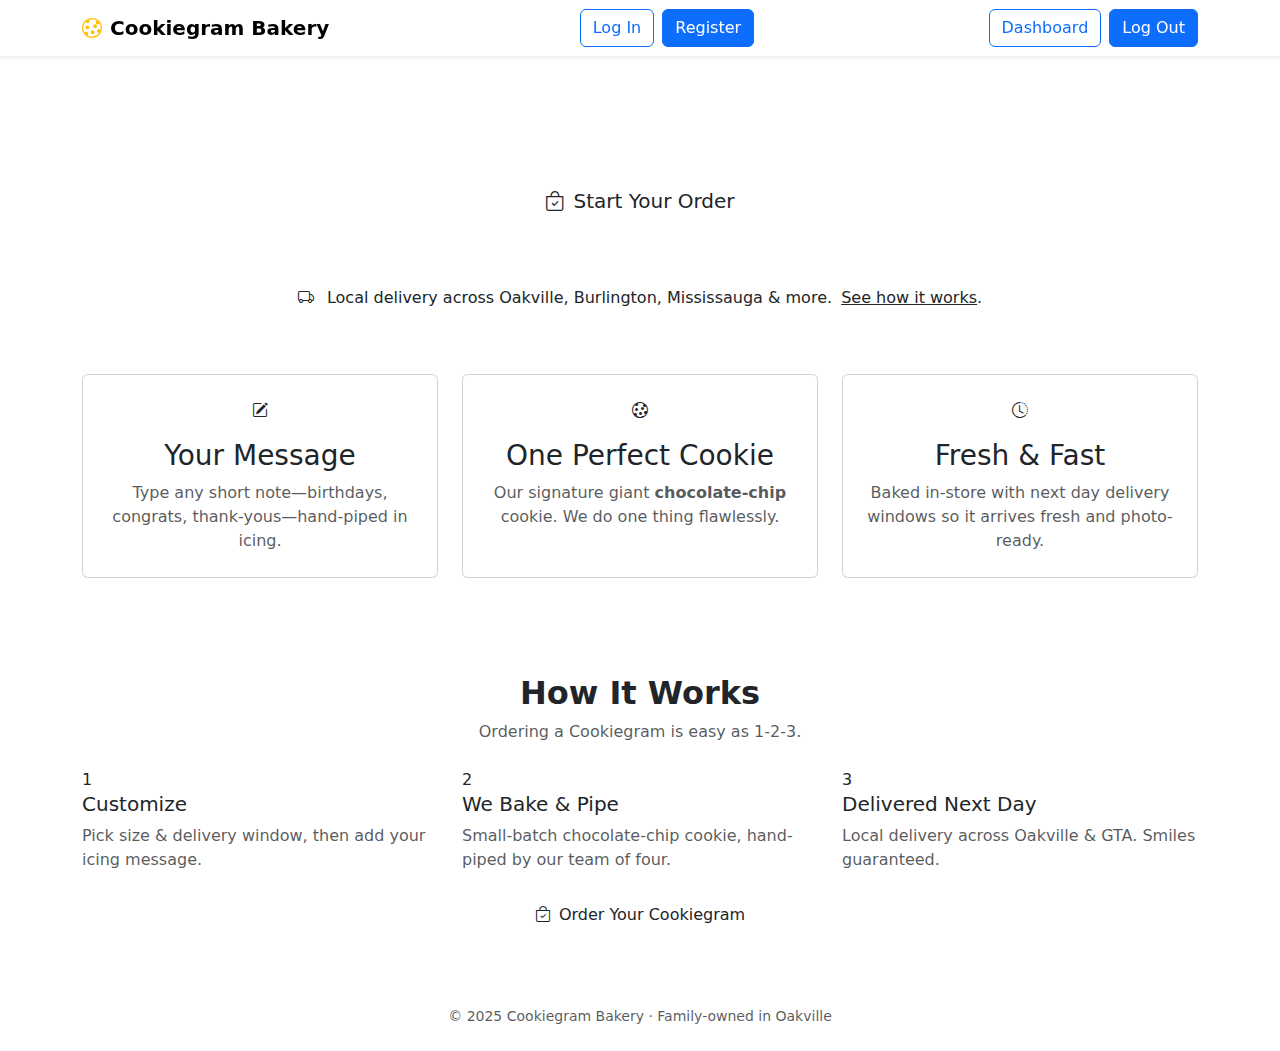
<file: src/main/resources/templates/index.html>
<!DOCTYPE html>
<html lang="en" xmlns:th="http://www.thymeleaf.org">
<head>
  <meta charset="UTF-8" />
  <meta name="viewport" content="width=device-width, initial-scale=1.0" />
  <title>Cookiegram Bakery – Giant Cookie, Custom Message</title>

  <!-- Google Font -->
  <link rel="preconnect" href="https://fonts.googleapis.com">
  <link href="https://fonts.googleapis.com/css2?family=Poppins:wght@400;600;700&display=swap" rel="stylesheet">

  <!-- Bootstrap CSS -->
  <link href="https://cdn.jsdelivr.net/npm/bootstrap@5.3.3/dist/css/bootstrap.min.css"
        rel="stylesheet"
        integrity="sha384-QWTKZyjpPEjISv5WaRU9OFeRpok6YctnYmDr5pNlyT2bRjXh0JMhjY6hW+ALEwIH"
        crossorigin="anonymous">

  <!-- Bootstrap Icons -->
  <link rel="stylesheet" href="https://cdn.jsdelivr.net/npm/bootstrap-icons@1.11.3/font/bootstrap-icons.css">

  <!-- Custom CSS -->
  <link rel="stylesheet" th:href="@{/css/styles.css}">
</head>

<!-- IMPORTANT: keep class="home" so other pages get the navbar offset -->
<body class="home">

  <!-- Top Navigation Bar -->
  <nav class="navbar navbar-expand-lg navbar-light bg-white fixed-top shadow-sm nav-glass">
    <div class="container">
      <a class="navbar-brand fw-bold d-flex align-items-center" href="#">
        <i class="bi bi-cookie me-2 text-warning"></i>
        <span>Cookiegram Bakery</span>
      </a>

      <div class="d-flex ms-auto" th:if="${not #authorization.expression('isAuthenticated()')}">
        <a href="/login" class="btn btn-outline-primary me-2">Log In</a>
        <a href="/register" class="btn btn-primary">Register</a>
      </div>

      <div class="d-flex ms-auto" th:if="${#authorization.expression('isAuthenticated()')}">
        <a href="/dashboard" class="btn btn-outline-primary me-2">Dashboard</a>
        <form th:action="@{/}" method="post" class="d-inline">
          <input type="hidden" th:name="${_csrf.parameterName}" th:value="${_csrf.token}" />
          <button type="submit" class="btn btn-primary">Log Out</button>
        </form>
      </div>
  </nav>

  <!-- Logout toast (shows only if backend provides a message) -->
  <!-- <div class="position-fixed top-0 start-50 translate-middle-x p-3" style="z-index:1080;"
       th:if="${logoutMsg} or ${logoutSuccess}">
    <div class="toast align-items-center text-bg-success border-0 show" role="alert">
      <div class="d-flex">
        <div class="toast-body">
          <strong>Success!</strong>
          <span th:text="${logoutMsg} ?: (${logoutSuccess} ? 'You have been successfully logged out.' : '')">
            You have been successfully logged out.
          </span>
        </div>
        <button type="button" class="btn-close btn-close-white me-2 m-auto" data-bs-dismiss="toast"></button>
      </div>
    </div>
  </div> -->

  <!-- HERO -->
  <section class="hero hero-cookie d-flex align-items-center">
    <div class="container text-center">
      <div class="badge-area mb-3">
        <span class="badge badge-geo">
          <i class="bi bi-geo-alt-fill me-1"></i>
          Now serving <strong>Oakville</strong> & the <strong>GTA</strong>
        </span>
      </div>

      <h1 class="display-4 fw-bold text-white mb-3">
        Say it with a <span class="underline">Giant Cookie</span>
      </h1>
      <p class="lead text-white-50 mb-4">
        One incredible chocolate-chip cookie. Your custom message in hand-piped icing. Delivered.
      </p>

      <a href="/dashboard" class="btn btn-cta btn-lg">
        <i class="bi bi-bag-check me-2"></i>Start Your Order
      </a>

      <div class="trust mt-4 text-white-50 small">
        Small batch • Same-day options • Family-owned in Oakville
      </div>
    </div>

    <!-- Wave divider -->
    <div class="hero-wave" aria-hidden="true">
      <svg viewBox="0 0 1440 90" preserveAspectRatio="none">
        <path d="M0,64C120,80,240,88,360,88C480,88,600,80,720,66C840,52,960,32,1080,28C1200,24,1320,36,1440,48L1440,90L0,90Z"></path>
      </svg>
    </div>
  </section>

  <!-- Service banner -->
  <section class="service-banner">
    <div class="container text-center py-3">
      <i class="bi bi-truck me-2"></i>
      Local delivery across Oakville, Burlington, Mississauga & more.
      <a href="#how" class="link-dark ms-1">See how it works</a>.
    </div>
  </section>

  <!-- Features -->
  <section class="container features my-5">
    <div class="row g-4">
      <div class="col-md-4">
        <div class="card feature-card h-100">
          <div class="card-body text-center p-4">
            <div class="icon-wrap mb-3"><i class="bi bi-pencil-square"></i></div>
            <h3 class="card-title mb-2">Your Message</h3>
            <p class="card-text text-muted">Type any short note—birthdays, congrats, thank-yous—hand-piped in icing.</p>
          </div>
        </div>
      </div>
      <div class="col-md-4">
        <div class="card feature-card h-100">
          <div class="card-body text-center p-4">
            <div class="icon-wrap mb-3"><i class="bi bi-cookie"></i></div>
            <h3 class="card-title mb-2">One Perfect Cookie</h3>
            <p class="card-text text-muted">Our signature giant <strong>chocolate-chip</strong> cookie. We do one thing flawlessly.</p>
          </div>
        </div>
      </div>
      <div class="col-md-4">
        <div class="card feature-card h-100">
          <div class="card-body text-center p-4">
            <div class="icon-wrap mb-3"><i class="bi bi-clock-history"></i></div>
            <h3 class="card-title mb-2">Fresh & Fast</h3>
            <p class="card-text text-muted">Baked in-store with next day delivery windows so it arrives fresh and photo-ready.</p>
          </div>
        </div>
      </div>
    </div>
  </section>

  <!-- How it works -->
  <section id="how" class="how-it-works py-5">
    <div class="container">
      <div class="text-center mb-4">
        <h2 class="fw-bold">How It Works</h2>
        <p class="text-muted mb-0">Ordering a Cookiegram is easy as 1-2-3.</p>
      </div>
      <div class="row g-4">
        <div class="col-md-4">
          <div class="step-card h-100">
            <div class="step-number">1</div>
            <h5>Customize</h5>
            <p class="mb-0 text-muted">Pick size & delivery window, then add your icing message.</p>
          </div>
        </div>
        <div class="col-md-4">
          <div class="step-card h-100">
            <div class="step-number">2</div>
            <h5>We Bake & Pipe</h5>
            <p class="mb-0 text-muted">Small-batch chocolate-chip cookie, hand-piped by our team of four.</p>
          </div>
        </div>
        <div class="col-md-4">
          <div class="step-card h-100">
            <div class="step-number">3</div>
            <h5>Delivered Next Day</h5>
            <p class="mb-0 text-muted">Local delivery across Oakville & GTA. Smiles guaranteed.</p>
          </div>
        </div>
      </div>
      <div class="text-center mt-4">
        <a href="/dashboard" class="btn btn-cta"><i class="bi bi-bag-check me-2"></i>Order Your Cookiegram</a>
      </div>
    </div>
  </section>

  <!-- Footer -->
  <footer class="py-4 text-center text-muted small">
    © <span th:text="${#dates.format(#dates.createNow(), 'yyyy')}">2025</span> Cookiegram Bakery · Family-owned in Oakville
  </footer>

  <!-- Bootstrap JS -->
  <script src="https://cdn.jsdelivr.net/npm/bootstrap@5.3.3/dist/js/bootstrap.bundle.min.js"
          integrity="sha384-YvpcrYf0tY3lHB60NNkmXc5s9fDVZLESaAA55NDzOxhy9GkcIdslK1eN7N6jIeHz"
          crossorigin="anonymous"></script>
  <script th:src="@{/js/scripts.js}"></script>
</body>
</html>
</file>
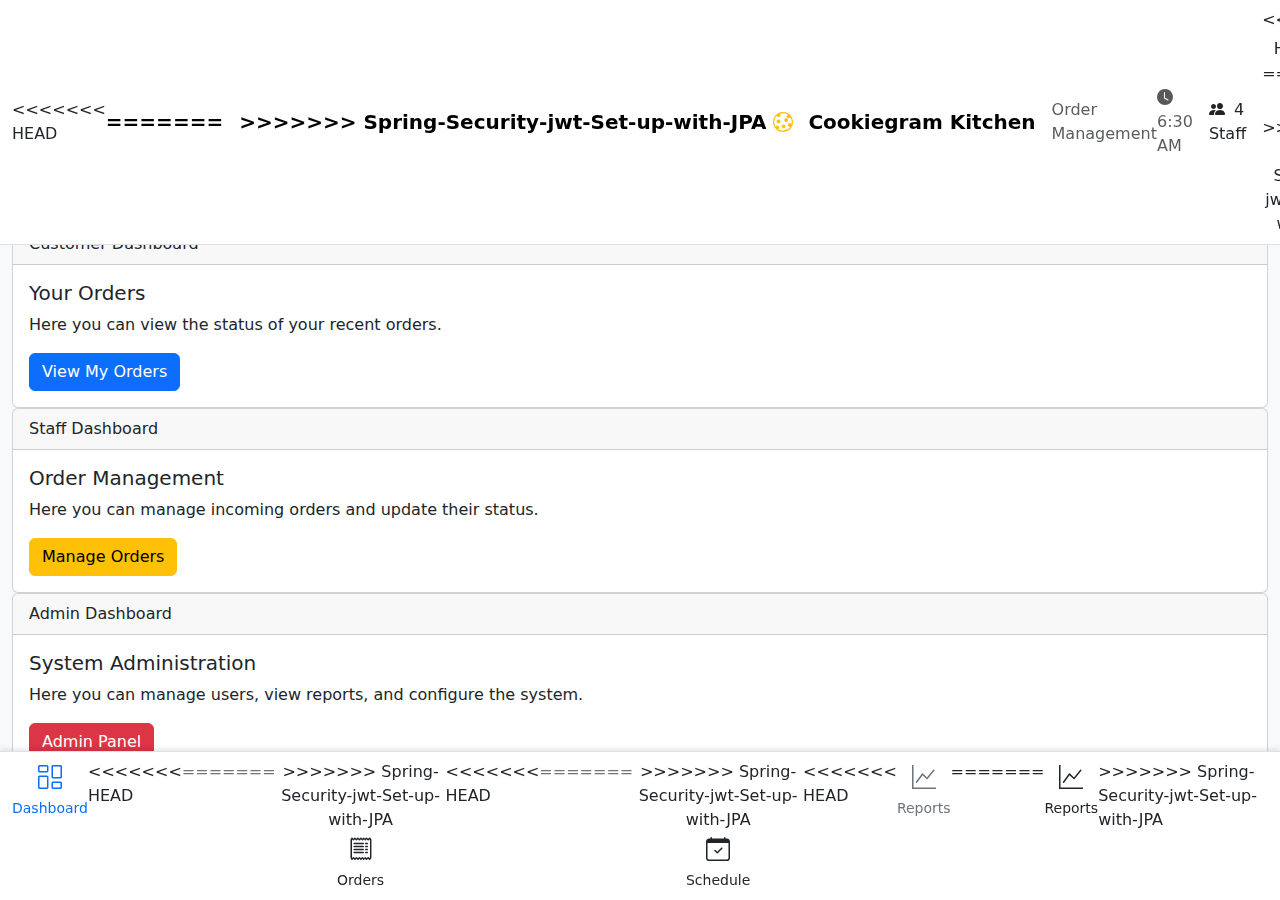
<file: src/main/resources/templates/dashboard.html>
<!DOCTYPE html>
<html lang="en" xmlns:th="http://www.thymeleaf.org">
<head>
    <meta charset="UTF-8">
    <meta name="viewport" content="width=device-width, initial-scale=1.0">
    <title>Cookiegram Kitchen - Order Management</title>
    
    <!-- Bootstrap CSS CDN -->
    <link href="https://cdn.jsdelivr.net/npm/bootstrap@5.3.3/dist/css/bootstrap.min.css" 
          rel="stylesheet" 
          xintegrity="sha384-QWTKZyjpPEjISv5WaRU9OFeRpok6YctnYmDr5pNlyT2bRjXh0JMhjY6hW+ALEwIH" 
          crossorigin="anonymous">
    
    <!-- Bootstrap Icons CDN (for clock, gear, and people icons) -->
    <link rel="stylesheet" href="https://cdn.jsdelivr.net/npm/bootstrap-icons@1.11.3/font/bootstrap-icons.css">

<<<<<<< HEAD
    <!-- Optional: Minimal custom CSS for fixed bottom bar spacing -->
    <style>
        /* Add padding to the top and bottom of the body to prevent content from being hidden behind the fixed navbars */
        body {
            padding-top: 56px; /* Height of the top navbar */
            padding-bottom: 70px; /* Height of the bottom navbar */
            min-height: 100vh; 
            background-color: #f8f9fa; /* Light grey background for the content area */
        }
        /* Top fixed navbar border for separation */
        .fixed-top {
            border-bottom: 1px solid #dee2e6;
        }
        /* Bottom fixed navbar shadow for lift effect */
        .fixed-bottom {
            box-shadow: 0 -2px 5px rgba(0,0,0,.1);
        }
    </style>
=======
    <!-- Minimal custom CSS for fixed bottom bar spacing -->
    <link rel="stylesheet" th:href="@{/css/styles.css}">
>>>>>>> Spring-Security-jwt-Set-up-with-JPA
</head>

<body>

    <!-- 
    ======================================
<<<<<<< HEAD
    TOP NAVIGATION BAR (FIXED)
=======
    TOP NAVIGATION BAR
>>>>>>> Spring-Security-jwt-Set-up-with-JPA
    ======================================
    -->
    <nav class="navbar navbar-expand-lg navbar-light bg-white fixed-top">
        <div class="container-fluid">
            
            <!-- Left Side: Kitchen Title and Page Title -->
            <div class="d-flex align-items-center">
                <!-- Cookie Icon Added -->
<<<<<<< HEAD
                <a class="navbar-brand fw-bold me-3" href="#">
=======
                <a class="navbar-brand fw-bold me-3" href="/">
>>>>>>> Spring-Security-jwt-Set-up-with-JPA
                    <i class="bi bi-cookie me-2 text-warning"></i> <!-- Added cookie icon -->
                    Cookiegram Kitchen
                </a>
                <span class="navbar-text me-auto text-muted d-none d-sm-inline">
                    Order Management
                </span>
            </div>
            
            <!-- Right Side: Dynamic Time, Staff, Notifications, Settings -->
            <div class="d-flex align-items-center ms-auto">
                
                <!-- Dynamic Time (NOW WITH ID FOR JAVASCRIPT) -->
                <span class="navbar-text me-3 d-none d-md-inline">
                    <i class="bi bi-clock-fill me-1"></i> 
                    <!-- We keep th:text for the initial load, but the JS updates this span -->
                    <span id="local-clock" th:text="${currentTime}">Loading...</span> 
                </span>

                <!-- Staff Count (Constant for now) -->
                <span class="navbar-text me-3 text-dark">
                    <i class="bi bi-people-fill me-1"></i> 
                    4 Staff <!-- TODO: Change '4 Staff' to be dynamic using th:text="${staffCount}" -->
                </span>

                <!-- Notifications Dropdown/Overlay Card -->
                <div class="dropdown me-3">
                    <button class="btn btn-link nav-link p-0" 
                            type="button" 
                            id="notificationsDropdown" 
                            data-bs-toggle="dropdown" 
                            aria-expanded="false"
                            title="Notifications">
<<<<<<< HEAD
                        <i class="bi bi-bell-fill fs-5 text-dark"></i>
=======
                        <i class="bi bi-bell-fill fs-5"></i>
>>>>>>> Spring-Security-jwt-Set-up-with-JPA
                        <!-- TODO: Add a badge for active notifications when implemented -->
                    </button>
                    <ul class="dropdown-menu dropdown-menu-end shadow border-0 p-2" 
                        aria-labelledby="notificationsDropdown" 
                        style="min-width: 250px;">
                        <!-- TODO: Populate this list dynamically with notifications -->
<<<<<<< HEAD
                        <li class="dropdown-item text-center text-muted">No Notifications</li>
=======
                        <li class="dropdown-item text-center text-muted navbar-text">No Notifications</li>
>>>>>>> Spring-Security-jwt-Set-up-with-JPA
                    </ul>
                </div>
                
                <!-- Settings Icon -->
<<<<<<< HEAD
                <a class="nav-link" href="#" title="Settings">
                    <i class="bi bi-gear-fill fs-5 text-dark"></i>
=======
                <a class="nav-link" href="/settings" title="Settings">
                    <i class="bi bi-gear-fill fs-5"></i>
>>>>>>> Spring-Security-jwt-Set-up-with-JPA
                </a>
            </div>
        </div>
    </nav>

    <!-- 
    ======================================
<<<<<<< HEAD
    MAIN CONTENT AREA (COMMENTED OUT)
    ======================================
    -->
    <!-- 
    <div class="container-fluid order-container">
        
        <div class="row mb-4">
            <div class="col-12">
                <span class="badge bg-primary me-3">New Orders <span class="badge bg-white text-primary">1 orders</span></span>
                <span class="badge bg-warning me-3">In Progress <span class="badge bg-white text-warning">2 orders</span></span>
                <span class="badge bg-success">Ready for Pickup <span class="badge bg-white text-success">2 orders</span></span>
            </div>
        </div>

        <div class="row flex-nowrap overflow-auto pb-3" style="min-height: 80vh;">
            
            <div class="col-sm-12 col-md-4 col-lg-3 d-flex flex-column" style="min-width: 300px;">
                <h5 class="fw-bold text-primary">New Orders</h5>
                <hr class="mt-0">
                
                <div class="card mb-3 shadow-sm border-0">
                    <div class="card-body">
                        <div class="d-flex justify-content-between align-items-start mb-2">
                            <span class="badge bg-primary">New Order</span>
                            <span class="text-muted fw-bold">#1005</span>
                        </div>
                        <h6 class="card-title fw-bold">Amy Wilson</h6>
                        <p class="card-text small mb-1"><i class="bi bi-geo-alt-fill me-1 text-muted"></i> Pickup: 4:00 PM</p>
                        
                        <div class="alert alert-light border p-2 mb-2">
                            <i class="bi bi-cookie me-1"></i> Chocolate Chip Cookie<br>
                            <small class="text-muted">Qty: 1, 25th anniversary theme</small>
                        </div>
                        
                        <div class="alert alert-warning p-2 mb-3 small">
                            <i class="bi bi-exclamation-triangle-fill me-1"></i> **Special Instructions**<br>
                            Customer is allergic to nuts - please ensure no cross-contamination
                        </div>
                        
                        <p class="mb-2 small text-muted">(555) 345-6789</p>
                        <div class="d-flex justify-content-between align-items-center">
                            <span class="fw-bold">Total: $19.99</span>
                            <button class="btn btn-sm btn-primary">Start Baking</button>
                        </div>
                    </div>
                </div>

            </div>
            
            <div class="col-sm-12 col-md-4 col-lg-3 d-flex flex-column" style="min-width: 300px;">
                <h5 class="fw-bold text-warning">In Progress</h5>
                <hr class="mt-0">

                <div class="card mb-3 shadow-sm border-0">
                    <div class="card-body">
                        <div class="d-flex justify-content-between align-items-start mb-2">
                            <span class="badge bg-secondary">Baking</span>
                            <span class="text-muted fw-bold">#1002</span>
                        </div>
                        <h6 class="card-title fw-bold">Mike Chen</h6>
                        <p class="card-text small mb-1"><i class="bi bi-clock-fill me-1 text-muted"></i> Pickup: 3:30 PM</p>
                        
                        <div class="alert alert-light border p-2 mb-2">
                            <i class="bi bi-cookie me-1"></i> Chocolate Chip Cookie<br>
                            <small class="text-muted">Qty: 1, White and gold decorations</small>
                        </div>
                        
                        <p class="mb-2 small text-muted">(555) 987-6543</p>
                        <div class="d-flex justify-content-between align-items-center mb-2">
                            <span class="fw-bold">Total: $19.99</span>
                        </div>
                        <button class="btn btn-sm btn-danger w-100">Start Decorating</button>
                    </div>
                </div>

                <div class="card mb-3 shadow-sm border-0">
                    <div class="card-body">
                        <div class="d-flex justify-content-between align-items-start mb-2">
                            <span class="badge bg-secondary">Decorating</span>
                            <span class="text-muted fw-bold">#1003</span>
                        </div>
                        <h6 class="card-title fw-bold">Lisa Rodriguez</h6>
                        <p class="card-text small mb-1"><i class="bi bi-clock-fill me-1 text-muted"></i> Pickup: 1:00 PM</p>
                        
                        <div class="alert alert-light border p-2 mb-2">
                            <i class="bi bi-cookie me-1"></i> Chocolate Chip Cookie<br>
                            <small class="text-muted">Qty: 1, School colors: blue and gold</small>
                        </div>
                        
                        <p class="mb-2 small text-muted">(555) 456-7890</p>
                        <div class="d-flex justify-content-between align-items-center mb-2">
                            <span class="fw-bold">Total: $19.99</span>
                        </div>
                        <button class="btn btn-sm btn-success w-100">Mark Ready</button>
                    </div>
                </div>
            </div>

            <div class="col-sm-12 col-md-4 col-lg-3 d-flex flex-column" style="min-width: 300px;">
                <h5 class="fw-bold text-success">Ready for Pickup</h5>
                <hr class="mt-0">

                <div class="card mb-3 shadow-lg border-danger border-3">
                    <div class="card-body">
                        <div class="d-flex justify-content-between align-items-start mb-2">
                            <div class="d-flex">
                                <span class="badge bg-success me-1">Ready</span>
                                <span class="badge bg-danger">Rush</span>
                            </div>
                            <span class="text-muted fw-bold">#1001</span>
                        </div>
                        <h6 class="card-title fw-bold">Sarah Johnson</h6>
                        <p class="card-text small mb-1"><i class="bi bi-geo-alt-fill me-1 text-muted"></i> Pickup: 2:00 PM</p>
                        
                        <div class="alert alert-light border p-2 mb-2">
                            <i class="bi bi-cookie me-1"></i> Chocolate Chip Cookie<br>
                            <small class="text-muted">Qty: 1, Number 5 in pink</small>
                        </div>
                        
                        <div class="alert alert-warning p-2 mb-3 small">
                            <i class="bi bi-pencil-fill me-1"></i> **Special Instructions**<br>
                            Please write "Happy 5th Birthday Emma" in pink icing
                        </div>
                        
                        <p class="mb-2 small text-muted">(555) 123-4567</p>
                        <div class="d-flex justify-content-between align-items-center mb-3">
                            <span class="fw-bold">Total: $19.99</span>
                        </div>
                        
                        <button class="btn btn-sm btn-success w-100 mb-2">Mark Completed</button>
                        <button class="btn btn-sm btn-primary w-100">Create Shipping Label</button>
                    </div>
                </div>

                <div class="card mb-3 shadow-sm border-0">
                    <div class="card-body">
                        <div class="d-flex justify-content-between align-items-start mb-2">
                            <span class="badge bg-success">Ready</span>
                            <span class="text-muted fw-bold">#1004</span>
                        </div>
                        <h6 class="card-title fw-bold">David Kim</h6>
                        <p class="card-text small mb-1"><i class="bi bi-geo-alt-fill me-1 text-muted"></i> Pickup: 12:00 PM</p>
                        
                        <div class="alert alert-light border p-2 mb-2">
                            <i class="bi bi-cookie me-1"></i> Chocolate Chip Cookie<br>
                            <small class="text-muted">Qty: 2, Pastel colors, baby theme</small>
                        </div>
                        
                        <p class="mb-2 small text-muted">(555) 234-5678</p>
                        <div class="d-flex justify-content-between align-items-center mb-2">
                            <span class="fw-bold">Total: $39.98</span>
                        </div>
                        <button class="btn btn-sm btn-success w-100">Mark Completed</button>
                    </div>
                </div>
            </div>

            <div class="col-sm-12 col-md-4 col-lg-3 d-flex flex-column" style="min-width: 300px;">
                <h5 class="fw-bold text-info">Completed</h5>
                <hr class="mt-0">
                <div class="card mb-3 shadow-sm border-0 text-muted">
                    <div class="card-body">
                        <p class="text-center my-3">No orders completed yet today.</p>
                    </div>
                </div>
            </div>
            
        </div>
    </div>
    -->

    <!-- 
    ======================================
    BOTTOM NAVIGATION BAR (FIXED)
=======
    MAIN CONTENT AREA
    ======================================
    -->
    <div class="container-fluid pt-3">

        <!-- 
        ===========================================
        CONTENT VISIBLE TO ALL AUTHENTICATED USERS
        ===========================================
        -->
        <div class="alert alert-info">
            <h4>Welcome to the Dashboard!</h4>
            <p>This content is visible to everyone who is logged in, regardless of their role.</p>
        </div>

        <!-- 
        ======================================
        ROLE-SPECIFIC CONTENT
        ====================================== 
        -->

        <!-- Customer-only content -->
        <div th:if="${#authorization.expression('hasAuthority(''CUSTOMER'')')}">
            <div class="card">
                <div class="card-header">
                    Customer Dashboard
                </div>
                <div class="card-body">
                    <h5 class="card-title">Your Orders</h5>
                    <p class="card-text">Here you can view the status of your recent orders.</p>
                    <a href="#" class="btn btn-primary">View My Orders</a>
                </div>
            </div>
        </div>

        <!-- Staff-only content -->
        <div th:if="${#authorization.expression('hasAuthority(''STAFF'') or hasAuthority(''ADMIN'')')}">
            <div class="card">
                <div class="card-header">
                    Staff Dashboard
                </div>
                <div class="card-body">
                    <h5 class="card-title">Order Management</h5>
                    <p class="card-text">Here you can manage incoming orders and update their status.</p>
                    <a href="#" class="btn btn-warning">Manage Orders</a>
                </div>
            </div>
        </div>

        <!-- Admin-only content -->
        <div th:if="${#authorization.expression('hasAuthority(''ADMIN'')')}">
            <div class="card">
                <div class="card-header">
                    Admin Dashboard
                </div>
                <div class="card-body">
                    <h5 class="card-title">System Administration</h5>
                    <p class="card-text">Here you can manage users, view reports, and configure the system.</p>
                    <a href="#" class="btn btn-danger">Admin Panel</a>
                </div>
            </div>
        </div>

    </div>

    <!-- 
    ======================================
    BOTTOM NAVIGATION BAR
>>>>>>> Spring-Security-jwt-Set-up-with-JPA
    ======================================
    -->
    <nav class="navbar navbar-light bg-white fixed-bottom border-top">
        <div class="container-fluid">
            <!-- Navigation Items (Centered with flex) -->
            <div class="w-100 d-flex justify-content-around">
                
                <!-- Dashboard (Active) -->
                <a class="nav-link text-center active text-primary" href="/dashboard">
                    <i class="bi bi-columns-gap d-block fs-4"></i>
                    <small>Dashboard</small>
                </a>
                
                <!-- Orders -->
<<<<<<< HEAD
                <a class="nav-link text-center text-secondary" href="/orders">
=======
                <a class="nav-link text-center" href="/orders">
>>>>>>> Spring-Security-jwt-Set-up-with-JPA
                    <i class="bi bi-receipt d-block fs-4"></i>
                    <small>Orders</small>
                </a>
                
                <!-- Schedule -->
<<<<<<< HEAD
                <a class="nav-link text-center text-secondary" href="/schedule">
=======
                <a class="nav-link text-center" href="/schedule">
>>>>>>> Spring-Security-jwt-Set-up-with-JPA
                    <i class="bi bi-calendar-check d-block fs-4"></i>
                    <small>Schedule</small>
                </a>
                
                <!-- Reports -->
<<<<<<< HEAD
                <a class="nav-link text-center text-secondary" href="/reports">
                    <i class="bi bi-graph-up d-block fs-4"></i>
                    <small>Reports</small>
                </a>

                <!-- Settings -->
                <a class="nav-link text-center text-secondary d-md-none" href="/settings">
                    <i class="bi bi-gear-fill d-block fs-4"></i>
                    <small>Settings</small>
                </a>
=======
                <a class="nav-link text-center" href="/reports">
                    <i class="bi bi-graph-up d-block fs-4"></i>
                    <small>Reports</small>
                </a>
>>>>>>> Spring-Security-jwt-Set-up-with-JPA
            </div>
        </div>
    </nav>

    <!-- Bootstrap JavaScript CDN (Required for responsive features, though not heavily used here) -->
    <script src="https://cdn.jsdelivr.net/npm/bootstrap@5.3.3/dist/js/bootstrap.bundle.min.js" 
            xintegrity="sha384-YvpcrYf0tY3lHB60NNkmXc5s9fDVZLESaAA55NDzOxhy9GkcIdslK1eN7N6jIeHz" 
            crossorigin="anonymous"></script>

    <!-- DYNAMIC CLOCK SCRIPT -->
<<<<<<< HEAD
    <script>
        function updateClock() {
            const now = new Date();
            // Create a formatter specifically for the Toronto time zone
            const formatter = new Intl.DateTimeFormat('en-US', {
                hour: 'numeric',
                minute: 'numeric',
                hour12: true,
                timeZone: 'America/Toronto' 
            });

            const formattedTime = formatter.format(now);
            const clockElement = document.getElementById('local-clock');
            
            if (clockElement) {
                clockElement.textContent = formattedTime;
            }
        }

        // Call the function immediately to set the initial time
        updateClock();

        // Update the clock every 1 second (1000 milliseconds)
        setInterval(updateClock, 1000);
    </script>
=======
    <script th:src="@{/js/scripts.js}"></script>
>>>>>>> Spring-Security-jwt-Set-up-with-JPA

</body>
</html>
</file>
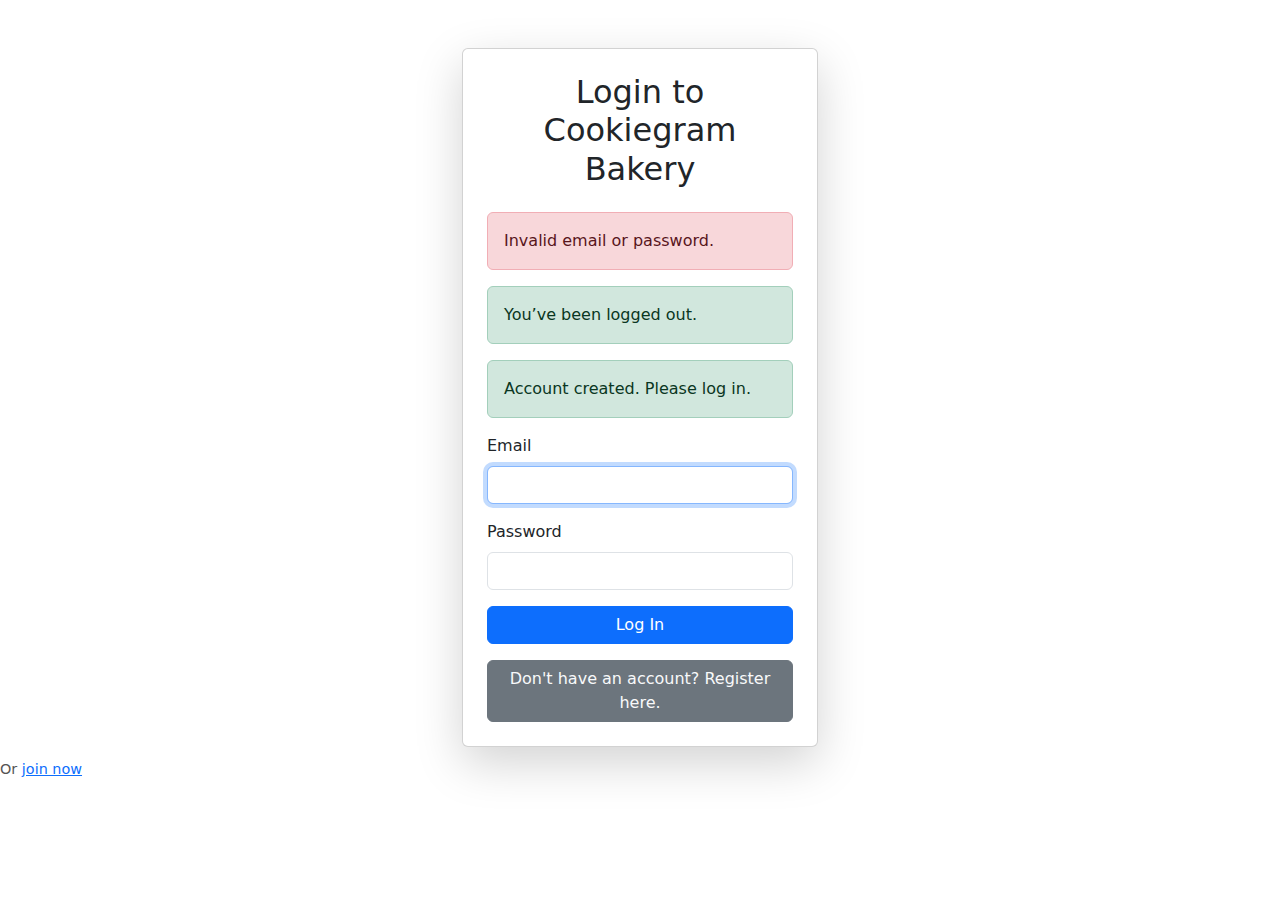
<file: src/main/resources/templates/login.html>
<!DOCTYPE html>
<html lang="en" xmlns:th="http://www.thymeleaf.org">
<head>
    <meta charset="UTF-8">
    <meta name="viewport" content="width=device-width, initial-scale=1.0">
    <title>Login - Cookiegram Bakery</title>
    
    <!-- Bootstrap CSS CDN -->
    <link href="https://cdn.jsdelivr.net/npm/bootstrap@5.3.3/dist/css/bootstrap.min.css" 
          rel="stylesheet" 
          integrity="sha384-QWTKZyjpPEjISv5WaRU9OFeRpok6YctnYmDr5pNlyT2bRjXh0JMhjY6hW+ALEwIH" 
          crossorigin="anonymous">
    
    <!-- Bootstrap Icons CDN -->
    <link rel="stylesheet" href="https://cdn.jsdelivr.net/npm/bootstrap-icons@1.11.3/font/bootstrap-icons.css">

    <!-- Custom CSS for Dark Mode and general styling -->
    <link rel="stylesheet" th:href="@{/css/styles.css}">
</head>
<body>

    <div class="container">
        <div class="row justify-content-center">
            <div class="col-md-6 col-lg-4">
                <div class="card shadow-lg p-4 mt-5">
                    <h2 class="card-title text-center mb-4">Login to Cookiegram Bakery</h2>

                    <div th:if="${param.error}" class="alert alert-danger" role="alert">
                        Invalid email or password.
                    </div>
                    <div th:if="${param.logout}" class="alert alert-success" role="alert">
                        You’ve been logged out.
                    </div>
                    <div th:if="${registered}" class="alert alert-success" role="alert">
                        Account created. Please log in.
                    </div>

                    <form th:action="@{/login}" method="post">
                        <input type="hidden" th:name="${_csrf.parameterName}" th:value="${_csrf.token}" />
                        <div class="mb-3">
                            <label for="username" class="form-label">Email</label>
                            <input type="email" class="form-control" id="username" name="username" required autofocus>
                        </div>
                        <div class="mb-3">
                            <label for="password" class="form-label">Password</label>
                            <input type="password" class="form-control" id="password" name="password" required>
                        </div>
                        <div class="d-grid gap-2">
                            <button type="submit" class="btn btn-primary">Log In</button>
                        </div>
                    </form>

                    <a href="/register" class="btn btn-secondary text-center mt-3 text-light text-decoration-none">Don't have an account? Register here.</a>
                </div>
            </div>
        </div>
    </div>

    <!-- Bootstrap JavaScript CDN -->
    <script src="https://cdn.jsdelivr.net/npm/bootstrap@5.3.3/dist/js/bootstrap.bundle.min.js" 
            integrity="sha384-YvpcrYf0tY3lHB60NNkmXc5s9fDVZLESaAA55NDzOxhy9GkcIdslK1eN7N6jIeHz" 
            crossorigin="anonymous"></script>

    <!-- Dark Mode Script -->
    <script th:src="@{/js/scripts.js}"></script>

    <p style="margin-top:0.75rem; font-size:0.9rem; color:#555;">
      Or <a href="/">join now</a> <!--temporary link to home-->
    </p>
  </div>
</body>
</html>
</file>
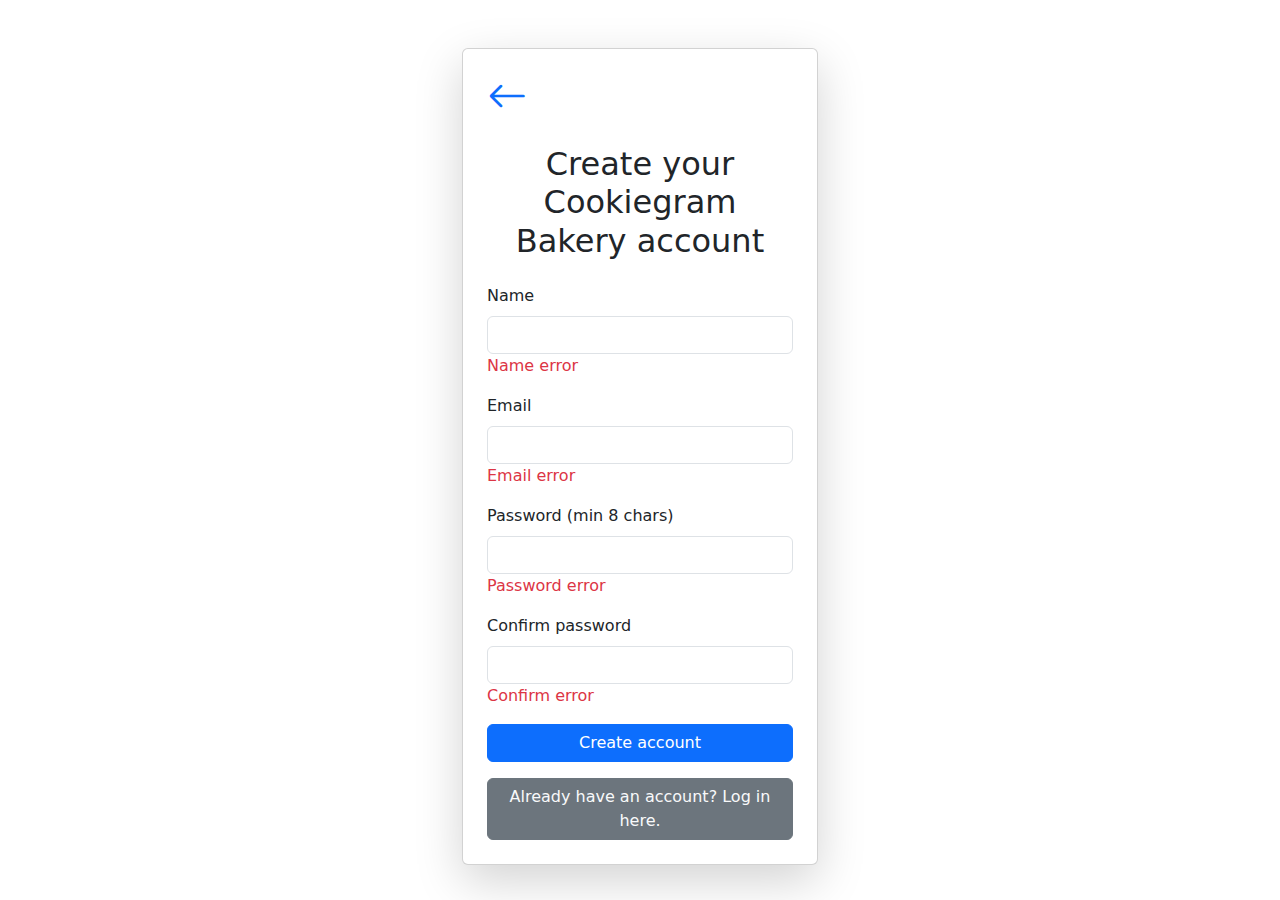
<file: src/main/resources/templates/register.html>
<!DOCTYPE html>
<html lang="en" xmlns:th="http://www.thymeleaf.org">
<head>
    <meta charset="UTF-8">
    <meta name="viewport" content="width=device-width, initial-scale=1.0">
    <title>Register - Cookiegram Bakery</title>
    
    <!-- Bootstrap CSS CDN -->
    <link href="https://cdn.jsdelivr.net/npm/bootstrap@5.3.3/dist/css/bootstrap.min.css" 
          rel="stylesheet" 
          integrity="sha384-QWTKZyjpPEjISv5WaRU9OFeRpok6YctnYmDr5pNlyT2bRjXh0JMhjY6hW+ALEwIH" 
          crossorigin="anonymous">
    
    <!-- Bootstrap Icons CDN -->
    <link rel="stylesheet" href="https://cdn.jsdelivr.net/npm/bootstrap-icons@1.11.3/font/bootstrap-icons.css">

    <!-- Custom CSS for Dark Mode and general styling -->
    <link rel="stylesheet" th:href="@{/css/styles.css}">
</head>
<body>

    <div class="container">
        <div class="row justify-content-center">
            <div class="col-md-6 col-lg-4">
                <div class="card shadow-lg p-4 mt-5">
                    <a href="/" class="text-decoration-none">
                        <h1 class="mb-4">
                            <i class="bi bi-arrow-left"></i>
                        </h1>
                    </a>

                    <h2 class="card-title text-center mb-4">Create your Cookiegram Bakery account</h2>

                    <form th:action="@{/register}" th:object="${registrationForm}" method="post">
                        <input type="hidden" th:name="${_csrf.parameterName}" th:value="${_csrf.token}"/>
                        <div class="mb-3">
                            <label for="name" class="form-label">Name</label>
                            <input type="text" class="form-control" id="name" th:field="*{name}" required>
                            <div class="text-danger" th:if="${#fields.hasErrors('name')}" th:errors="*{name}">Name error</div>
                        </div>
                        <div class="mb-3">
                            <label for="email" class="form-label">Email</label>
                            <input type="email" class="form-control" id="email" th:field="*{email}" required>
                            <div class="text-danger" th:if="${#fields.hasErrors('email')}" th:errors="*{email}">Email error</div>
                        </div>
                        <div class="mb-3">
                            <label for="password" class="form-label">Password (min 8 chars)</label>
                            <input type="password" class="form-control" id="password" th:field="*{password}" required minlength="8">
                            <div class="text-danger" th:if="${#fields.hasErrors('password')}" th:errors="*{password}">Password error</div>
                        </div>
                        <div class="mb-3">
                            <label for="confirmPassword" class="form-label">Confirm password</label>
                            <input type="password" class="form-control" id="confirmPassword" th:field="*{confirmPassword}" required>
                            <div class="text-danger" th:if="${#fields.hasErrors('confirmPassword')}" th:errors="*{confirmPassword}">Confirm error</div>
                        </div>
                        <div class="d-grid gap-2">
                            <button type="submit" class="btn btn-primary">Create account</button>
                        </div>
                    </form>

                    <a href="/login" class="btn btn-secondary text-center mt-3 text-light text-decoration-none">Already have an account? Log in here.</a>

                </div>
            </div>
        </div>
    </div>

    <!-- Bootstrap JavaScript CDN -->
    <script src="https://cdn.jsdelivr.net/npm/bootstrap@5.3.3/dist/js/bootstrap.bundle.min.js" 
            integrity="sha384-YvpcrYf0tY3lHB60NNkmXc5s9fDVZLESaAA55NDzOxhy9GkcIdslK1eN7N6jIeHz" 
            crossorigin="anonymous"></script>

    <!-- Dark Mode Script -->
    <script th:src="@{/js/scripts.js}"></script>

</body>
</html>
</file>
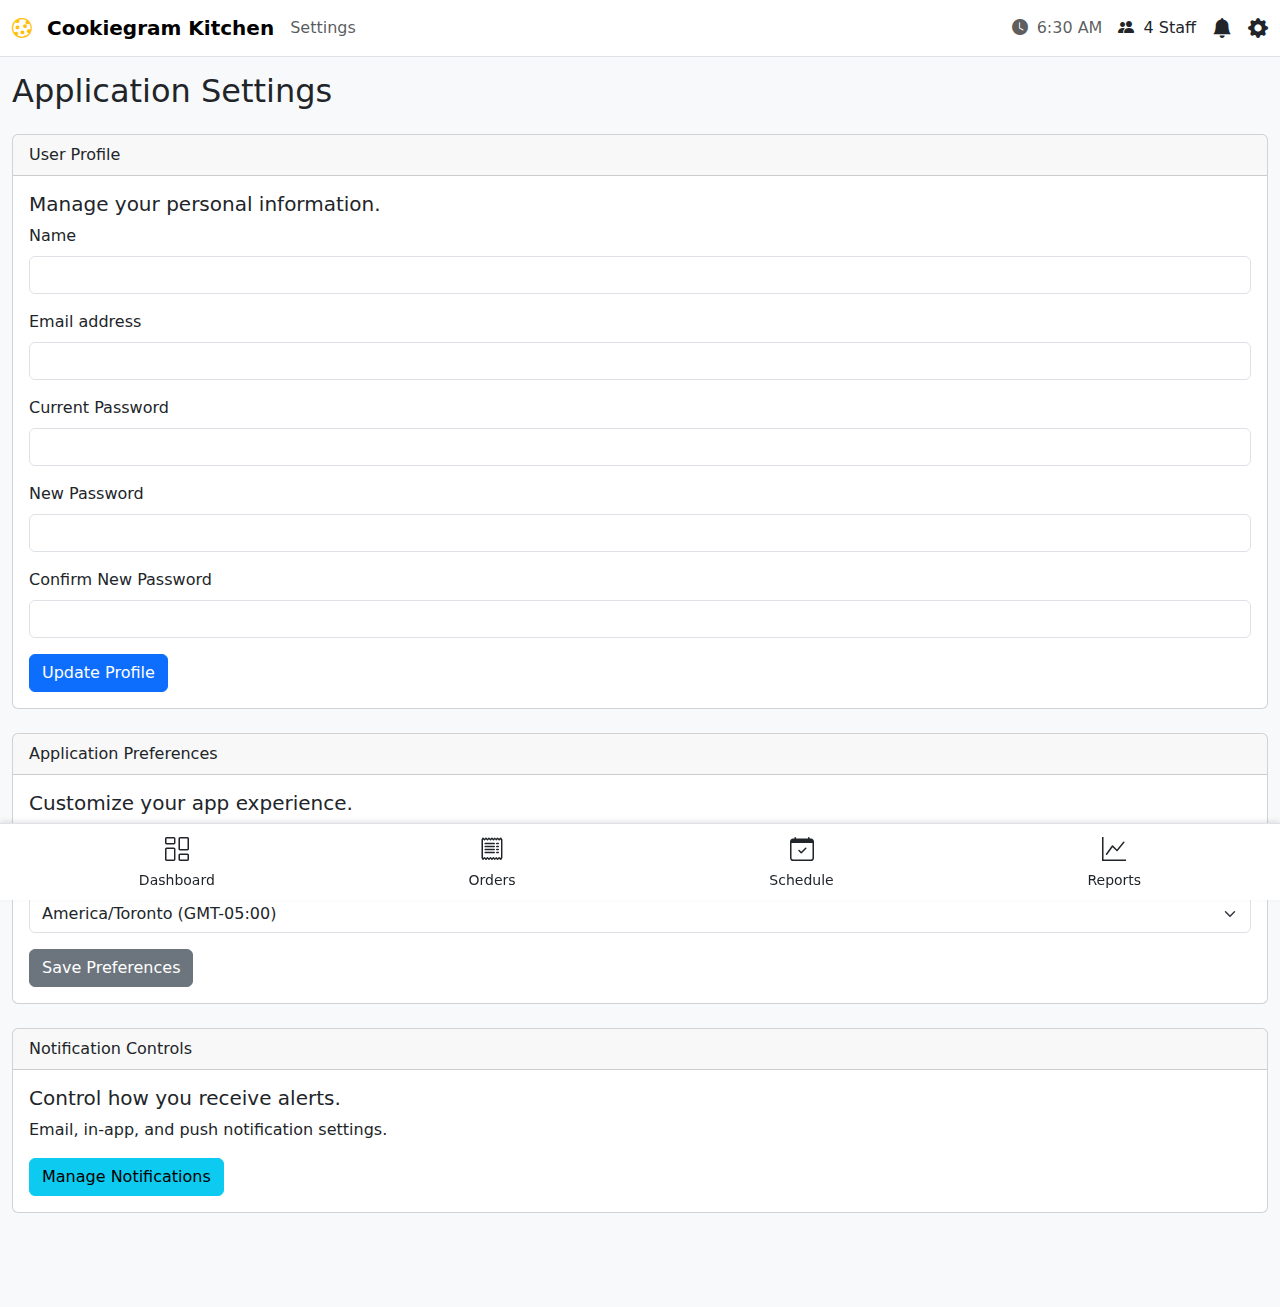
<file: src/main/resources/templates/settings.html>
<!DOCTYPE html>
<html lang="en" xmlns:th="http://www.thymeleaf.org">
<head>
    <meta charset="UTF-8">
    <meta name="viewport" content="width=device-width, initial-scale=1.0">
    <title>Cookiegram Kitchen - Settings</title>
    
    <!-- Bootstrap CSS CDN -->
    <link href="https://cdn.jsdelivr.net/npm/bootstrap@5.3.3/dist/css/bootstrap.min.css" 
          rel="stylesheet" 
          integrity="sha384-QWTKZyjpPEjISv5WaRU9OFeRpok6YctnYmDr5pNlyT2bRjXh0JMhjY6hW+ALEwIH" 
          crossorigin="anonymous">
    
    <!-- Bootstrap Icons CDN -->
    <link rel="stylesheet" href="https://cdn.jsdelivr.net/npm/bootstrap-icons@1.11.3/font/bootstrap-icons.css">

    <!-- Minimal custom CSS for fixed bottom bar spacing -->
    <style>
        body {
            padding-top: 56px;
            padding-bottom: 70px;
            min-height: 100vh; 
            background-color: #f8f9fa;
        }
        .fixed-top {
            border-bottom: 1px solid #dee2e6;
        }
        .fixed-bottom {
            box-shadow: 0 -2px 5px rgba(0,0,0,.1);
        }
        /* Dark Mode Styles */
        body.dark-mode {
            background-color: #343a40;
            color: #f8f9fa;
        }
        body.dark-mode .navbar {
            background-color: #212529 !important;
            border-bottom-color: #495057 !important;
        }
        body.dark-mode .navbar-text, 
        body.dark-mode .navbar-brand, 
        body.dark-mode .navbar-nav .nav-link, 
        body.dark-mode .navbar-nav .nav-link i, 
        body.dark-mode .navbar-text i {
            color: #f8f9fa !important;
        }
        body.dark-mode .navbar-light .navbar-toggler-icon {
            filter: invert(1);
        }
        body.dark-mode .dropdown-menu {
            background-color: #343a40;
            border-color: #495057;
        }
        body.dark-mode .dropdown-item {
            color: #f8f9fa;
        }
        body.dark-mode .dropdown-item:hover {
            background-color: #495057;
        }
        body.dark-mode .form-label {
            color: #f8f9fa;
        }
        body.dark-mode .form-control,
        body.dark-mode .form-select {
            background-color: #495057;
            color: #f8f9fa;
            border-color: #6c757d;
        }
        body.dark-mode .form-control::placeholder {
            color: #ced4da;
        }
        body.dark-mode .form-control:focus,
        body.dark-mode .form-select:focus {
            background-color: #495057;
            color: #f8f9fa;
            border-color: #80bdff;
            box-shadow: 0 0 0 0.25rem rgba(128, 189, 255, 0.25);
        }
        body.dark-mode .btn-primary {
            background-color: #007bff;
            border-color: #007bff;
        }
        body.dark-mode .btn-secondary {
            background-color: #6c757d;
            border-color: #6c757d;
        }
        body.dark-mode .btn-info {
            background-color: #17a2b8;
            border-color: #17a2b8;
        }
        body.dark-mode .card {
            background-color: #495057;
            color: #f8f9fa;
            border-color: #6c757d;
        }
        body.dark-mode .card-header {
            background-color: #343a40;
            border-bottom-color: #6c757d;
        }
        body.dark-mode .alert-info {
            background-color: #3a5a77;
            color: #e0f2f7;
            border-color: #6cb5e0;
        }
    </style>
</head>

<body>

    <!-- 
    ======================================
    TOP NAVIGATION BAR
    ======================================
    -->
    <nav class="navbar navbar-expand-lg navbar-light bg-white fixed-top">
        <div class="container-fluid">
            
            <!-- Left Side: Kitchen Title and Page Title -->
            <div class="d-flex align-items-center">
                <a class="navbar-brand fw-bold me-3" href="/dashboard">
                    <i class="bi bi-cookie me-2 text-warning"></i> 
                    Cookiegram Kitchen
                </a>
                <span class="navbar-text me-auto text-muted d-none d-sm-inline">
                    Settings
                </span>
            </div>
            
            <!-- Right Side: Dynamic Time, Staff, Notifications, Settings -->
            <div class="d-flex align-items-center ms-auto">
                
                <!-- Dynamic Time -->
                <span class="navbar-text me-3 d-none d-md-inline">
                    <i class="bi bi-clock-fill me-1"></i> 
                    <span id="local-clock" th:text="${currentTime}">Loading...</span> 
                </span>

                <!-- Staff Count -->
                <span class="navbar-text me-3 text-dark">
                    <i class="bi bi-people-fill me-1"></i> 
                    4 Staff 
                </span>

                <!-- Notifications Dropdown/Overlay Card -->
                <div class="dropdown me-3">
                    <button class="btn btn-link nav-link p-0" 
                            type="button" 
                            id="notificationsDropdown" 
                            data-bs-toggle="dropdown" 
                            aria-expanded="false"
                            title="Notifications">
                        <i class="bi bi-bell-fill fs-5"></i>
                    </button>
                    <ul class="dropdown-menu dropdown-menu-end shadow border-0 p-2" 
                        aria-labelledby="notificationsDropdown" 
                        style="min-width: 250px;">
                        <li class="dropdown-item text-center text-muted navbar-text">No Notifications</li>
                    </ul>
                </div>
                
                <!-- Settings Icon -->
                <a class="nav-link active" href="/settings" title="Settings">
                    <i class="bi bi-gear-fill fs-5"></i>
                </a>
            </div>
        </div>
    </nav>

    <!-- 
    ======================================
    MAIN CONTENT AREA
    ======================================
    -->
    <div class="container-fluid pt-3">
        <h2 class="mb-4">Application Settings</h2>

        <!-- User Profile Settings -->
        <div class="card mb-4">
            <div class="card-header">
                User Profile
            </div>
            <div class="card-body">
                <h5 class="card-title">Manage your personal information.</h5>
                <form th:action="@{/settings/profile}" th:object="${updateProfileRequest}" method="post">
                    <div class="mb-3">
                        <label for="name" class="form-label">Name</label>
                        <input type="text" class="form-control" id="name" name="name" th:field="*{name}" required>
                    </div>
                    <div class="mb-3">
                        <label for="email" class="form-label">Email address</label>
                        <input type="email" class="form-control" id="email" name="email" th:field="*{email}" required>
                    </div>
                    <div class="mb-3">
                        <label for="currentPassword" class="form-label">Current Password</label>
                        <input type="password" class="form-control" id="currentPassword" name="currentPassword" th:field="*{currentPassword}">
                    </div>
                    <div class="mb-3">
                        <label for="newPassword" class="form-label">New Password</label>
                        <input type="password" class="form-control" id="newPassword" name="newPassword" th:field="*{newPassword}">
                    </div>
                    <div class="mb-3">
                        <label for="confirmNewPassword" class="form-label">Confirm New Password</label>
                        <input type="password" class="form-control" id="confirmNewPassword" name="confirmNewPassword" th:field="*{confirmNewPassword}">
                    </div>
                    <button type="submit" class="btn btn-primary">Update Profile</button>
                </form>
            </div>
        </div>

        <!-- Application Preferences -->
        <div class="card mb-4">
            <div class="card-header">
                Application Preferences
            </div>
            <div class="card-body">
                <h5 class="card-title">Customize your app experience.</h5>
                <form id="theme-timezone-form" th:action="@{/settings/preferences}" method="post">
                    <div class="form-check form-switch mb-3">
                        <input class="form-check-input" type="checkbox" id="darkModeSwitch">
                        <label class="form-check-label" for="darkModeSwitch">Dark Mode</label>
                    </div>
                    <div class="mb-3">
                        <label for="timezoneSelect" class="form-label">Timezone</label>
                        <select class="form-select" id="timezoneSelect" name="timezone" th:field="${updateProfileRequest.timezone}">
                            <option value="America/Toronto">America/Toronto (GMT-05:00)</option>
                            <option value="America/New_York">America/New_York (GMT-05:00)</option>
                            <option value="America/Chicago">America/Chicago (GMT-06:00)</option>
                            <option value="America/Denver">America/Denver (GMT-07:00)</option>
                            <option value="America/Los_Angeles">America/Los_Angeles (GMT-08:00)</option>
                            <option value="Europe/London">Europe/London (GMT+00:00)</option>
                            <option value="Europe/Berlin">Europe/Berlin (GMT+01:00)</option>
                            <option value="Asia/Tokyo">Asia/Tokyo (GMT+09:00)</option>
                            <option value="Australia/Sydney">Australia/Sydney (GMT+10:00)</option>
                        </select>
                    </div>
                    <button type="submit" class="btn btn-secondary">Save Preferences</button>
                </form>
            </div>
        </div>

        <!-- Notification Controls -->
        <div class="card mb-4">
            <div class="card-header">
                Notification Controls
            </div>
            <div class="card-body">
                <h5 class="card-title">Control how you receive alerts.</h5>
                <p class="card-text">Email, in-app, and push notification settings.</p>
                <a href="#" class="btn btn-info">Manage Notifications</a>
            </div>
        </div>

    </div>

    <!-- 
    ======================================
    BOTTOM NAVIGATION BAR
    ======================================
    -->
    <nav class="navbar navbar-light bg-white fixed-bottom border-top">
        <div class="container-fluid">
            <!-- Navigation Items (Centered with flex) -->
            <div class="w-100 d-flex justify-content-around">
                
                <!-- Dashboard -->
                <a class="nav-link text-center" href="/dashboard">
                    <i class="bi bi-columns-gap d-block fs-4"></i>
                    <small>Dashboard</small>
                </a>
                
                <!-- Orders -->
                <a class="nav-link text-center" href="/orders">
                    <i class="bi bi-receipt d-block fs-4"></i>
                    <small>Orders</small>
                </a>
                
                <!-- Schedule -->
                <a class="nav-link text-center" href="/schedule">
                    <i class="bi bi-calendar-check d-block fs-4"></i>
                    <small>Schedule</small>
                </a>
                
                <!-- Reports -->
                <a class="nav-link text-center" href="/reports">
                    <i class="bi bi-graph-up d-block fs-4"></i>
                    <small>Reports</small>
                </a>
            </div>
        </div>
    </nav>

    <!-- Bootstrap JavaScript CDN -->
    <script src="https://cdn.jsdelivr.net/npm/bootstrap@5.3.3/dist/js/bootstrap.bundle.min.js" 
            integrity="sha384-YvpcrYf0tY3lHB60NNkmXc5s9fDVZLESaAA55NDzOxhy9GkcIdslK1eN7N6jIeHz" 
            crossorigin="anonymous"></script>

    <!-- DYNAMIC CLOCK SCRIPT -->
    <script>
        function updateClock() {
            const now = new Date();
            const formatter = new Intl.DateTimeFormat('en-US', {
                hour: 'numeric',
                minute: 'numeric',
                hour12: true,
                timeZone: 'America/Toronto' 
            });

            const formattedTime = formatter.format(now);
            const clockElement = document.getElementById('local-clock');
            
            if (clockElement) {
                clockElement.textContent = formattedTime;
            }
        }

        updateClock();
        setInterval(updateClock, 1000);

        // Theme switching logic
        const darkModeSwitch = document.getElementById('darkModeSwitch');
        const body = document.body;

        // Load theme preference from local storage
        const savedTheme = localStorage.getItem('theme');
        if (savedTheme === 'dark') {
            body.classList.add('dark-mode');
            darkModeSwitch.checked = true;
        } else {
            body.classList.remove('dark-mode');
            darkModeSwitch.checked = false;
        }

        // Event listener for theme switch
        darkModeSwitch.addEventListener('change', () => {
            if (darkModeSwitch.checked) {
                body.classList.add('dark-mode');
                localStorage.setItem('theme', 'dark');
            } else {
                body.classList.remove('dark-mode');
                localStorage.setItem('theme', 'light');
            }
        });

        // Handle form submission for theme (optional, as it's saved on change)
        document.getElementById('theme-form').addEventListener('submit', (event) => {
            event.preventDefault();
            // Theme is already saved on change, but we can add a confirmation here if needed
            alert('Theme preference saved!');
        });
    </script>

</body>
</html>
</file>
